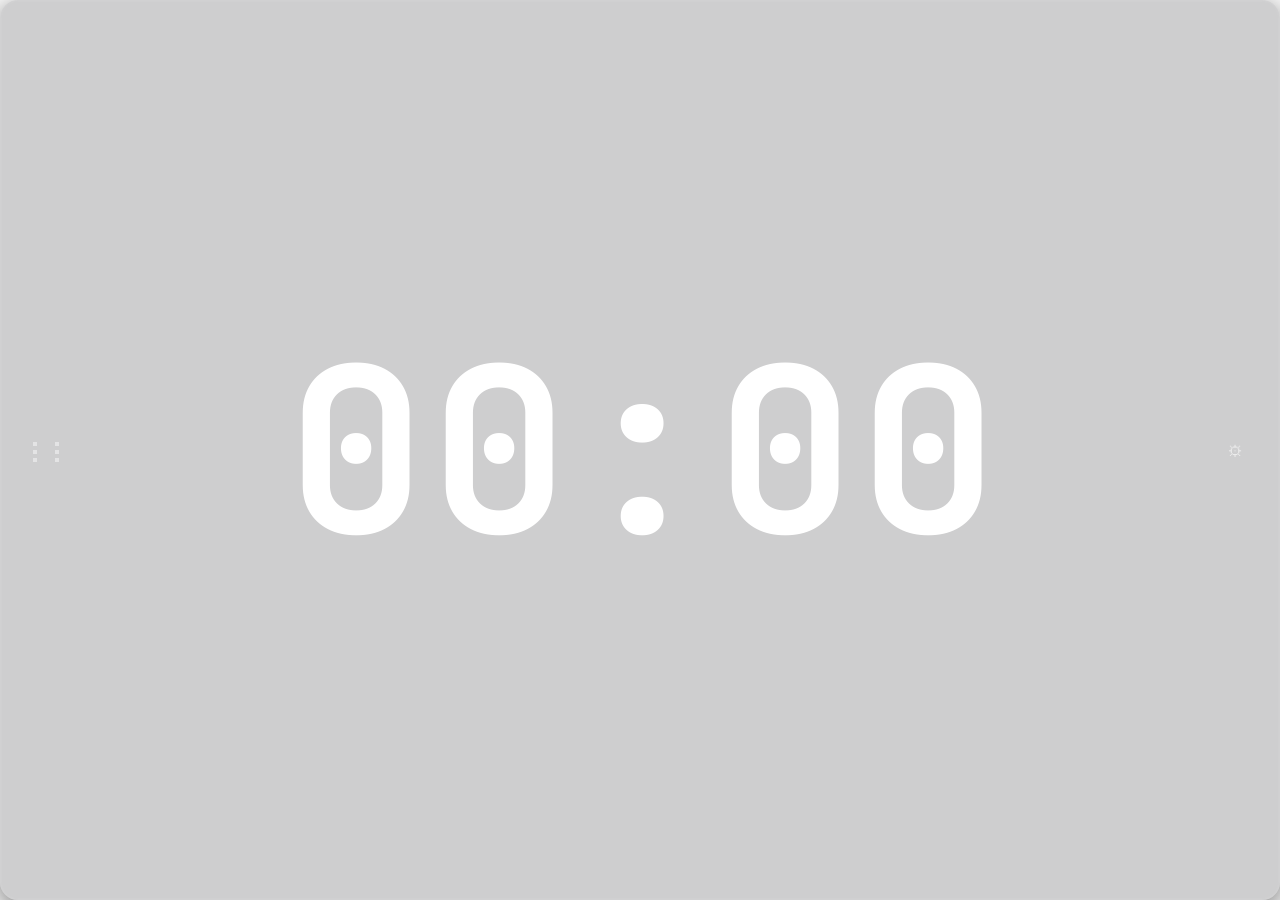
<file: ui/index.html>
<!DOCTYPE html>
<html lang="zh-CN">

<head>
  <meta charset="UTF-8">
  <meta name="viewport" content="width=device-width, initial-scale=1.0">
  <title>会议计时器 — Meeting Timer</title>
  <link rel="preconnect" href="https://fonts.googleapis.com">
  <link rel="preconnect" href="https://fonts.gstatic.com" crossorigin>
  <link
    href="https://fonts.googleapis.com/css2?family=Inter:wght@300;400;600;700;800&family=Noto+Sans+SC:wght@300;400;500;700&family=JetBrains+Mono:wght@400;600;700&family=Great+Vibes&display=swap"
    rel="stylesheet">
  <link rel="stylesheet" href="css/styles.css">
</head>

<body>
  <!-- ═══════ FLOATING TIMER ═══════ -->
  <div id="floating-timer" class="idle">
    <div id="drag-bar">
      <span id="drag-hint">⋮⋮</span>
      <div id="bar-center">
        <span id="speaker-name"></span>
        <span id="clock">00:00</span>
        <span id="money-counter" class="hidden">
          <span id="money-icon">💰</span>
          <span id="money-value">￥0.00</span>
        </span>
      </div>
      <div id="bar-actions">
        <button id="gear-btn" title="Settings / 设置">⚙</button>
      </div>
    </div>

    <!-- ═══════ CONTROL PANEL (dropdown) ═══════ -->
    <div id="control-panel" class="hidden">
      <div class="cp-section">
        <label>发言人 / Speaker</label>
        <input type="text" id="input-speaker" placeholder="Name / 姓名" spellcheck="false">
      </div>
      <div class="cp-row">
        <div class="cp-section cp-half">
          <label>时间 / Time</label>
          <div class="cp-time-inputs">
            <input type="number" id="input-minutes" min="0" max="120" step="any" value="5" placeholder="min">
            <span class="cp-colon">:</span>
            <input type="number" id="input-seconds" min="0" max="59" step="any" value="0" placeholder="sec">
          </div>
        </div>
        <div class="cp-section cp-half">
          <label>罚款 / Rate</label>
          <div class="cp-time-inputs">
            <span class="cp-dollar">￥</span>
            <input type="number" id="input-rate" min="1" max="100" value="5" placeholder="amt">
            <span class="cp-slash">/</span>
            <input type="number" id="input-interval" min="1" max="60" value="5" placeholder="sec">
            <span class="cp-unit">s</span>
          </div>
        </div>
      </div>
      <div class="cp-buttons">
        <button id="btn-start" class="cp-btn cp-btn-start">▶ START</button>
        <button id="btn-stop" class="cp-btn cp-btn-stop" disabled>■ STOP</button>
        <button id="btn-next" class="cp-btn cp-btn-next" disabled>⏭ NEXT</button>
      </div>

      <!-- History -->
      <div id="history-section" class="hidden">
        <div class="cp-divider"></div>
        <div class="cp-section-header">
          <label>记录 / History</label>
          <button id="btn-export" class="cp-btn-sm" title="Export CSV">📥</button>
        </div>
        <div id="history-list"></div>
      </div>
    </div>
  </div>

  <!-- ═══════ FULLSCREEN OVERLAY ═══════ -->
  <div id="fullscreen-overlay" class="hidden">
    <div id="fs-backdrop"></div>

    <!-- Red Envelope -->
    <div id="envelope-container">
      <div id="envelope">
        <div id="envelope-flap"></div>
        <div id="envelope-body">
          <div id="envelope-symbol">福</div>
        </div>
        <div id="envelope-front">
          <div id="envelope-gold-circle">
            <span id="envelope-cost">￥0.00</span>
          </div>
        </div>
      </div>
    </div>

    <!-- Quote (shown during animations) -->
    <div id="animation-quote" class="hidden"></div>

    <!-- Flying Bills -->
    <div id="bills-container"></div>

    <!-- Thank You Message -->
    <div id="thankyou-msg" class="hidden">
      <div id="ty-text">议题超时，请赞助</div>
      <!-- <div id="ty-sub">Thank you for your contribution</div> -->
      <div id="ty-cost"></div>
    </div>

    <!-- Confetti Canvas -->
    <canvas id="confetti-canvas"></canvas>
  </div>

  <script src="js/display.js"></script>
  <script src="js/control.js"></script>
</body>

</html>
</file>
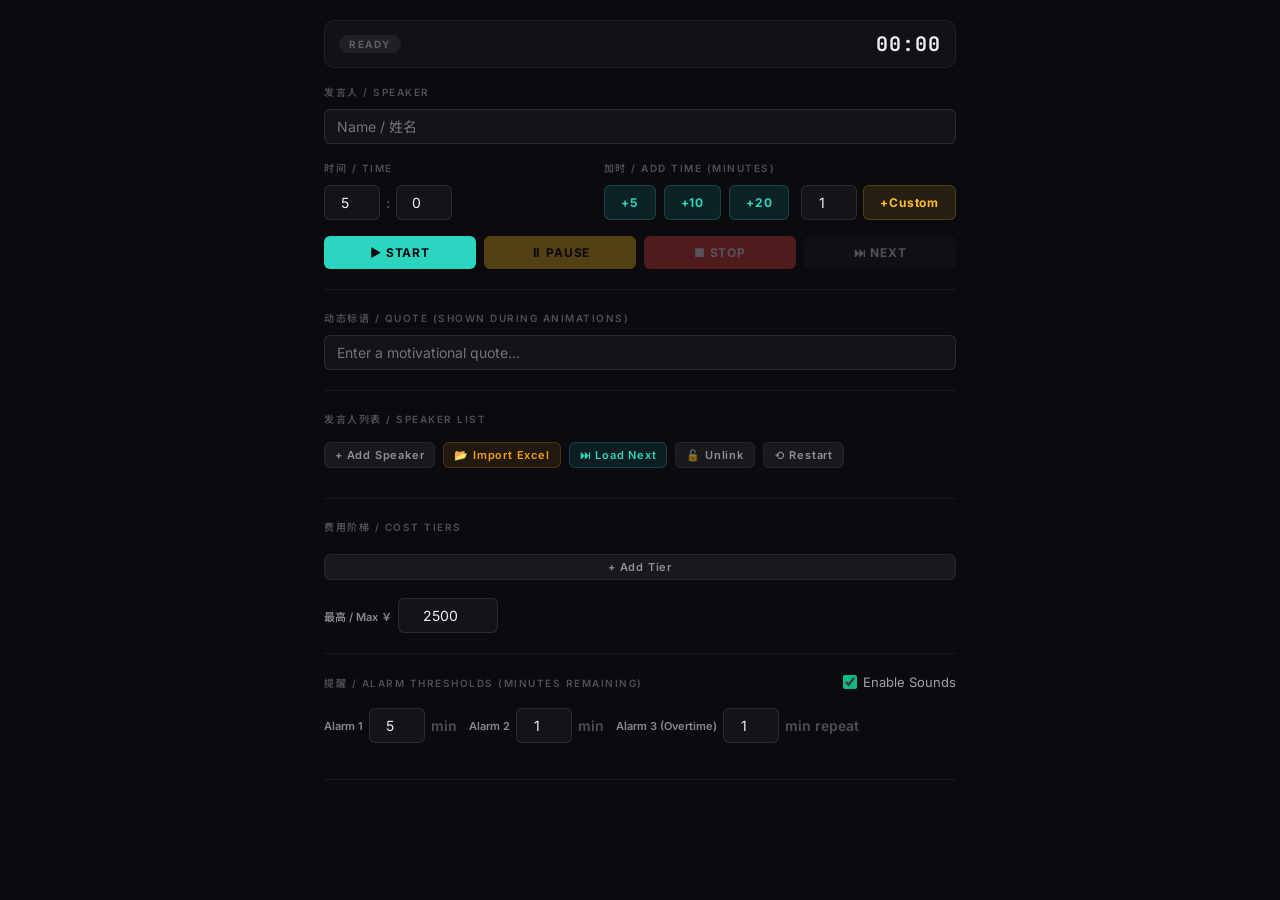
<file: ui/control.html>
<!DOCTYPE html>
<html lang="zh-CN">

<head>
    <meta charset="UTF-8">
    <meta name="viewport" content="width=device-width, initial-scale=1.0">
    <title>控制面板 — Control Panel</title>
    <link rel="preconnect" href="https://fonts.googleapis.com">
    <link rel="preconnect" href="https://fonts.gstatic.com" crossorigin>
    <link
        href="https://fonts.googleapis.com/css2?family=Inter:wght@300;400;600;700;800&family=Noto+Sans+SC:wght@300;400;500;700&family=JetBrains+Mono:wght@400;600;700&display=swap"
        rel="stylesheet">
    <link rel="stylesheet" href="css/control.css">
</head>

<body>
    <div id="control-app">
        <!-- ═══════ LIVE STATUS BAR ═══════ -->
        <div id="status-bar">
            <div id="status-phase" class="status-chip idle">READY</div>
            <span id="status-speaker"></span>
            <span id="status-clock" class="mono">00:00</span>
            <span id="status-cost" class="mono hidden">￥0.00</span>
        </div>

        <!-- ═══════ SPEAKER CONFIG ═══════ -->
        <div class="section">
            <label class="section-label">发言人 / Speaker</label>
            <input type="text" id="input-speaker" placeholder="Name / 姓名" spellcheck="false" autocomplete="off">
        </div>

        <!-- ═══════ TIME CONFIG & ADD TIME ═══════ -->
        <div class="section-row time-config-row">
            <div class="section">
                <label class="section-label">时间 / Time</label>
                <div class="inline-inputs">
                    <input type="number" id="input-minutes" min="0" max="120" step="any" value="5" class="narrow">
                    <span class="sep">:</span>
                    <input type="number" id="input-seconds" min="0" max="59" step="any" value="0" class="narrow">
                </div>
            </div>

            <div class="section" id="add-time-section">
                <label class="section-label">加时 / Add Time (minutes)</label>
                <div class="btn-row add-time-row">
                    <button class="btn btn-add" data-mins="5">+5</button>
                    <button class="btn btn-add" data-mins="10">+10</button>
                    <button class="btn btn-add" data-mins="20">+20</button>
                    <div class="custom-add">
                        <input type="number" id="input-custom-time" min="0.1" max="120" step="any" value="1"
                            class="narrow">
                        <button class="btn btn-add-custom" id="btn-add-custom">+Custom</button>
                    </div>
                </div>
            </div>
        </div>


        <!-- ═══════ MAIN ACTIONS ═══════ -->
        <div class="btn-row main-actions">
            <button id="btn-start" class="btn btn-start">▶ START</button>
            <button id="btn-pause" class="btn btn-pause" disabled>⏸ PAUSE</button>
            <button id="btn-stop" class="btn btn-stop" disabled>■ STOP</button>
            <button id="btn-next" class="btn btn-next" disabled>⏭ NEXT</button>
        </div>

        <hr class="divider">

        <!-- ═══════ QUOTE CONFIG ═══════ -->
        <div class="section">
            <label class="section-label">动态标语 / Quote (shown during animations)</label>
            <input type="text" id="input-quote" placeholder="Enter a motivational quote..." spellcheck="false"
                autocomplete="off">
        </div>

        <hr class="divider">

        <!-- ═══════ SPEAKER LIST ═══════ -->
        <div class="section">
            <label class="section-label">发言人列表 / Speaker List</label>
            <div class="btn-row" style="margin-top: 6px;">
                <button class="btn btn-sm" id="btn-add-speaker">+ Add Speaker</button>
                <button class="btn btn-sm btn-import-excel" id="btn-import-excel">📂 Import Excel</button>
                <button class="btn btn-sm btn-load-next" id="btn-load-next">⏭ Load Next</button>
                <button class="btn btn-sm" id="btn-unlink" title="Edit manually without changing list">🔓
                    Unlink</button>
                <button class="btn btn-sm" id="btn-restart-list" title="Start over from first speaker">⟲
                    Restart</button>
            </div>
            <div id="speakers-container">
                <!-- Speaker rows dynamically rendered -->
            </div>
        </div>

        <!-- ═══════ ADD TIME ═══════ -->


        <hr class="divider">

        <!-- ═══════ TIERED COST CONFIG ═══════ -->
        <div class="section">
            <label class="section-label">费用阶梯 / Cost Tiers</label>
            <div id="tiers-container">
                <!-- Tiers dynamically rendered -->
            </div>
            <button class="btn btn-sm" id="btn-add-tier">+ Add Tier</button>
            <div class="inline-inputs mt-8">
                <label class="mini-label">最高 / Max ￥</label>
                <input type="number" id="input-max-cost" min="0" max="99999" value="2500" class="medium">
            </div>
        </div>

        <hr class="divider">

        <!-- ═══════ ALARM CONFIG ═══════ -->
        <div class="section">
            <div class="section-header-row">
                <label class="section-label">提醒 / Alarm Thresholds (minutes remaining)</label>
                <label class="toggle-label">
                    <input type="checkbox" id="alarm-enabled" checked>
                    <span>Enable Sounds</span>
                </label>
            </div>
            <div class="section-row gap-12">
                <div class="inline-inputs">
                    <label class="mini-label">Alarm 1</label>
                    <input type="number" id="input-alarm-1" min="0" max="60" step="any" value="5" class="narrow">
                    <span class="unit">min</span>
                </div>
                <div class="inline-inputs">
                    <label class="mini-label">Alarm 2</label>
                    <input type="number" id="input-alarm-2" min="0" max="60" step="any" value="1" class="narrow">
                    <span class="unit">min</span>
                </div>
                <div class="inline-inputs">
                    <label class="mini-label">Alarm 3 (Overtime)</label>
                    <input type="number" id="input-alarm-3" min="0.1" max="60" step="any" value="1" class="narrow">
                    <span class="unit">min repeat</span>
                </div>
            </div>
        </div>

        <div class="btn-row">
            <button class="btn btn-save" id="btn-save-config">💾 Save Config</button>
        </div>

        <hr class="divider">

        <!-- ═══════ HISTORY ═══════ -->
        <div id="history-section" class="section hidden">
            <div class="section-header">
                <label class="section-label">记录 / History</label>
                <button id="btn-export" class="btn btn-sm" title="Export CSV">📥 Export</button>
            </div>
            <div id="history-list"></div>
        </div>
    </div>

    <script src="js/control_panel.js"></script>
</body>

</html>
</file>
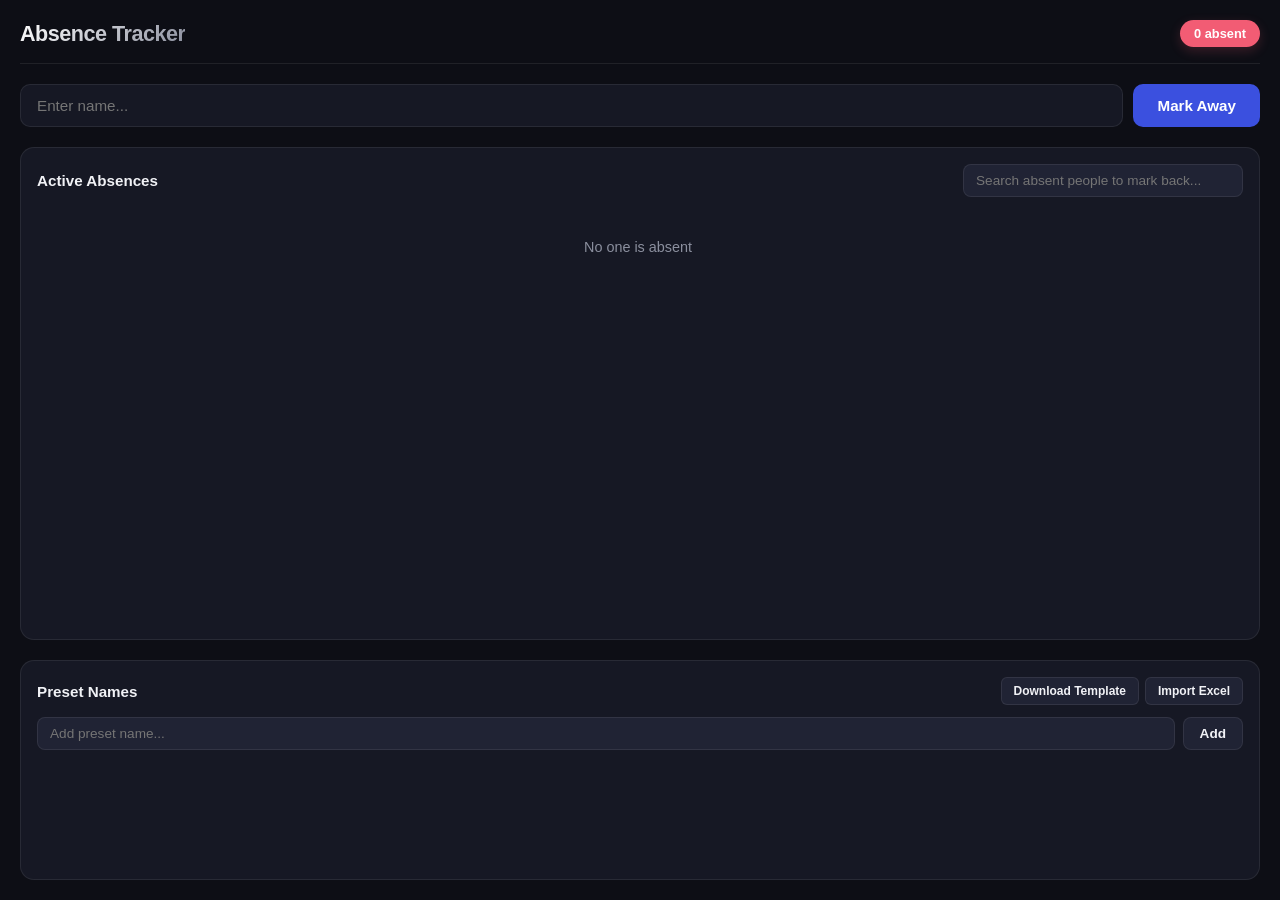
<file: 2/ui/control.html>
<!DOCTYPE html>
<html lang="en">
<head>
    <meta charset="UTF-8">
    <meta name="viewport" content="width=device-width, initial-scale=1.0">
    <title>Absence Tracker — Control</title>
    <link rel="stylesheet" href="css/control.css">
</head>
<body>
    <div class="header">
        <h1>Absence Tracker</h1>
        <span id="meeting-date"></span>
        <span id="absent-badge" class="badge">0 absent</span>
    </div>

    <div class="add-section">
        <input type="text" id="name-input" placeholder="Enter name..." autocomplete="off">
        <ul id="autocomplete-list" class="autocomplete"></ul>
        <button id="mark-away-btn">Mark Away</button>
    </div>

    <div class="absences-section">
        <div class="absences-header">
            <h3>Active Absences</h3>
            <input type="text" id="absent-search" placeholder="Search absent people to mark back..." autocomplete="off">
        </div>
        <div class="absences-list" id="absences-list">
            <p class="empty-msg">No one is absent</p>
        </div>
    </div>

    <div class="presets-section">
        <div class="preset-header">
            <h3>Preset Names</h3>
            <div class="preset-actions">
                <button id="download-template-btn" title="Download Excel template">Download Template</button>
                <button id="import-excel-btn" title="Import from Excel file">Import Excel</button>
            </div>
        </div>
        <div class="preset-add">
            <input type="text" id="preset-input" placeholder="Add preset name...">
            <button id="add-preset-btn">Add</button>
        </div>
        <ul id="preset-list" class="preset-list"></ul>
    </div>

    <script src="js/control.js"></script>
</body>
</html>
</file>
<file: ui/css/styles.css>
/* ═══════════════════════════════════════════
   Meeting Timer — Styles & Animations
   Compact floating layout with hover-reveal
   ═══════════════════════════════════════════ */

:root {
  /* Palette */
  --bg-dark: #0a0a0f;
  --bg-card: rgba(10, 10, 18, 0.4);
  /* Changed to semi-transparent for transparency support */
  --bg-card-idle: rgba(10, 10, 18, 0.2);
  /* Changed to even more transparent for idle state */
  --bg-card-dim: rgba(10, 10, 18, 0.4);
  --border-subtle: rgba(255, 255, 255, 0.06);
  --text-primary: #ffffff;
  --text-secondary: rgba(255, 255, 255, 0.7);
  --text-muted: rgba(255, 255, 255, 0.45);

  /* Phase Colors */
  --teal: #2dd4bf;
  --teal-glow: rgba(45, 212, 191, 0.25);
  --amber: #fbbf24;
  --amber-glow: rgba(251, 191, 36, 0.3);
  --red: #ef4444;
  --red-glow: rgba(239, 68, 68, 0.35);
  --gold: #f59e0b;

  /* Envelope */
  --envelope-red: #c0392b;
  --envelope-red-dark: #922b21;
  --envelope-gold: #f1c40f;

  /* Sizing */
  --radius: 2vh;
  --radius-sm: 1vh;
}

* {
  margin: 0;
  padding: 0;
  box-sizing: border-box;
}

html,
body {
  width: 100%;
  height: 100%;
  font-family: 'Inter', 'Noto Sans SC', sans-serif;
  background: transparent;
  /* Essential for window transparency */
  color: var(--text-primary);
  overflow: hidden;
  user-select: none;
  -webkit-user-select: none;
}



/* ═══════ FLOATING TIMER ═══════ */

#floating-timer {
  width: 100%;
  height: 100%;
  background: var(--bg-card);
  border: 1px solid var(--border-subtle);
  border-radius: var(--radius);
  box-shadow:
    0 8px 32px rgba(0, 0, 0, 0.6),
    0 0 0 1px rgba(255, 255, 255, 0.03) inset;
  display: flex;
  flex-direction: column;
  overflow: hidden;
  transition: opacity 0.3s ease, box-shadow 0.4s ease, background 0.3s ease;
}

/* Semi-transparent idle — glass background, content stays readable */
#floating-timer.idle {
  background: var(--bg-card-idle);
}

/* Active phases — always full opacity */
#floating-timer.phase-countdown,
#floating-timer.phase-warning,
#floating-timer.phase-overtime,
#floating-timer.phase-collecting,
#floating-timer.phase-thankyou {
  opacity: 1;
}

#floating-timer.phase-countdown {
  box-shadow:
    0 8px 32px rgba(0, 0, 0, 0.6),
    0 0 20px var(--teal-glow),
    0 0 0 1px rgba(45, 212, 191, 0.1) inset;
}

#floating-timer.phase-warning {
  box-shadow:
    0 8px 32px rgba(0, 0, 0, 0.6),
    0 0 28px var(--amber-glow),
    0 0 0 1px rgba(251, 191, 36, 0.15) inset;
  animation: warningPulse 1.2s ease-in-out infinite;
}

#floating-timer.phase-overtime {
  box-shadow:
    0 8px 32px rgba(0, 0, 0, 0.6),
    0 0 40px var(--red-glow),
    0 0 0 1px rgba(239, 68, 68, 0.2) inset;
  animation: overtimeGlow 0.8s ease-in-out infinite alternate;
}

/* ═══════ DRAG BAR (title row) ═══════ */

#drag-bar {
  display: flex;
  align-items: center;
  padding: 1vh 2vw;
  cursor: grab;
  -webkit-app-region: drag;
  flex: 1;
  gap: 1.5vw;
}

#drag-bar:active {
  cursor: grabbing;
}

#drag-hint {
  font-size: min(2.5vw, 4vh);
  color: var(--text-muted);
  letter-spacing: 0.5vw;
  flex-shrink: 0;
}

/* Center group: speaker + clock + money */
#bar-center {
  flex: 1;
  display: flex;
  align-items: center;
  justify-content: center;
  gap: 1.5vw;
  min-width: 0;
  overflow: hidden;
}

#clock {
  font-family: 'JetBrains Mono', monospace;
  font-size: min(18vw, 60vh);
  font-weight: 700;
  letter-spacing: 0.4vw;
  line-height: 1;
  color: var(--text-primary);
  transition: color 0.4s ease;
  white-space: nowrap;
}

.phase-countdown #clock {
  color: #b09ef2;}

.phase-warning #clock {
  color: var(--amber);
}

.phase-overtime #clock {
  color: var(--red);
}

#speaker-name {
  display: none;
}

/* Speaker name is now globally hidden */

/* Money counter — inline beside clock during overtime */
#money-counter {
  display: inline-flex;
  align-items: center;
  gap: 0.8vw;
  font-family: 'JetBrains Mono', monospace;
  font-size: min(8vw, 30vh);
  font-weight: 700;
  color: var(--red);
  white-space: nowrap;
  margin-left: 1vw;
}

#money-counter.hidden {
  display: none;
}

#money-icon {
  font-size: 0.8em;
}

#money-value {
  animation: moneyTick 0.3s ease;
}

/* ═══════ BAR ACTIONS ═══════ */

#bar-actions {
  display: flex;
  align-items: center;
  gap: 4px;
  -webkit-app-region: no-drag;
  flex-shrink: 0;
}

#gear-btn {
  background: none;
  border: none;
  color: var(--text-secondary);
  font-size: min(2.5vw, 15px);
  cursor: pointer;
  padding: 0.5vh 0.8vw;
  border-radius: var(--radius-sm);
  transition: all 0.2s;
}

#gear-btn:hover {
  color: var(--text-primary);
  background: rgba(255, 255, 255, 0.06);
}

#gear-btn.active {
  color: var(--teal);
}



/* ═══════ CONTROL PANEL ═══════ */

#control-panel {
  border-top: 1px solid var(--border-subtle);
  padding: 12px 16px 14px;
  background: rgba(10, 10, 15, 0.5);
  animation: slideDown 0.25s ease-out;
  overflow-y: auto;
  flex: 1;
  display: flex;
  flex-direction: column;
}

#control-panel.hidden {
  display: none;
}

.cp-section {
  margin-bottom: 8px;
}

.cp-section label {
  display: block;
  font-size: 10px;
  font-weight: 600;
  text-transform: uppercase;
  letter-spacing: 1.5px;
  color: var(--text-muted);
  margin-bottom: 4px;
  font-family: 'Inter', sans-serif;
}

.cp-section input[type="text"],
.cp-section input[type="number"] {
  width: 100%;
  background: rgba(255, 255, 255, 0.04);
  border: 1px solid var(--border-subtle);
  border-radius: var(--radius-sm);
  padding: 7px 10px;
  color: var(--text-primary);
  font-family: 'Inter', 'Noto Sans SC', sans-serif;
  font-size: 13px;
  outline: none;
  transition: border-color 0.2s;
}

.cp-section input:focus {
  border-color: rgba(45, 212, 191, 0.4);
}

.cp-row {
  display: flex;
  gap: 10px;
}

.cp-half {
  flex: 1;
  min-width: 0;
}

.cp-time-inputs {
  display: flex;
  align-items: center;
  gap: 3px;
}

.cp-time-inputs input {
  width: 42px !important;
  text-align: center;
  padding: 7px 2px !important;
}

.cp-colon,
.cp-slash,
.cp-unit,
.cp-dollar {
  color: var(--text-muted);
  font-size: 13px;
  font-weight: 600;
}

/* Buttons */
.cp-buttons {
  display: flex;
  gap: 6px;
  margin-top: auto;
  padding-top: 12px;
  position: sticky;
  bottom: 0;
  background: rgba(13, 13, 20, 0.95);
  padding-bottom: 4px;
  z-index: 10;
  border-top: 1px solid var(--border-subtle);
}

.cp-btn {
  flex: 1;
  padding: 8px 0;
  border: none;
  border-radius: var(--radius-sm);
  font-family: 'Inter', sans-serif;
  font-size: 11px;
  font-weight: 700;
  letter-spacing: 1px;
  cursor: pointer;
  transition: all 0.2s;
}

.cp-btn:disabled {
  opacity: 0.3;
  cursor: not-allowed;
}

.cp-btn-start {
  background: var(--teal);
  color: #0a0a0f;
}

.cp-btn-start:hover:not(:disabled) {
  background: #5eead4;
  transform: translateY(-1px);
}

.cp-btn-stop {
  background: var(--red);
  color: white;
}

.cp-btn-stop:hover:not(:disabled) {
  background: #f87171;
  transform: translateY(-1px);
}

.cp-btn-next {
  background: rgba(255, 255, 255, 0.08);
  color: var(--text-primary);
}

.cp-btn-next:hover:not(:disabled) {
  background: rgba(255, 255, 255, 0.14);
  transform: translateY(-1px);
}

/* History */
.cp-divider {
  height: 1px;
  background: var(--border-subtle);
  margin: 8px 0;
}

.cp-section-header {
  display: flex;
  justify-content: space-between;
  align-items: center;
  margin-bottom: 4px;
}

.cp-section-header label {
  margin: 0;
  font-size: 10px;
  font-weight: 600;
  text-transform: uppercase;
  letter-spacing: 1.5px;
  color: var(--text-muted);
}

.cp-btn-sm {
  background: none;
  border: 1px solid var(--border-subtle);
  color: var(--text-secondary);
  padding: 2px 6px;
  border-radius: 6px;
  font-size: 12px;
  cursor: pointer;
  transition: all 0.2s;
}

.cp-btn-sm:hover {
  border-color: rgba(255, 255, 255, 0.15);
  color: var(--text-primary);
}

#history-list {
  max-height: 100px;
  overflow-y: auto;
  font-size: 11px;
}

.history-item {
  display: flex;
  justify-content: space-between;
  padding: 3px 0;
  border-bottom: 1px solid rgba(255, 255, 255, 0.03);
  color: var(--text-secondary);
}

.history-item .hi-name {
  font-weight: 600;
  color: var(--text-primary);
  flex: 1;
  overflow: hidden;
  text-overflow: ellipsis;
  white-space: nowrap;
}

.history-item .hi-time {
  margin: 0 6px;
}

.history-item .hi-cost {
  color: var(--red);
  font-weight: 600;
  font-family: 'JetBrains Mono', monospace;
}

/* ═══════ FULLSCREEN OVERLAY ═══════ */

#fullscreen-overlay {
  position: fixed;
  inset: 0;
  z-index: 9999;
  display: flex;
  align-items: center;
  justify-content: center;
}

#fullscreen-overlay.hidden {
  display: none;
}

#fs-backdrop {
  position: absolute;
  inset: 0;
  background: url('../image/1.jpg') center center / 100% 100% no-repeat;
  animation: fadeIn 0.5s ease;
}

#fs-backdrop::after {
  content: '';
  position: absolute;
  inset: 0;
  background: linear-gradient(to bottom,
      rgba(0, 0, 0, 0) 0%,
      rgba(0, 0, 0, 0.05) 40%,
      rgba(0, 0, 0, 0.45) 70%,
      rgba(0, 0, 0, 0.8) 100%);
}

/* Envelope */
#envelope-container {
  position: relative;
  z-index: 2;
  perspective: 800px;
  margin-top: -5vh;
}

#envelope {
  width: min(320px, 60vw);
  height: min(420px, 70vh);
  position: relative;
  animation: envelopeSlideUp 0.8s cubic-bezier(0.34, 1.56, 0.64, 1) forwards;
  transform: translateY(100vh);
}

#envelope-body {
  position: absolute;
  inset: 0;
  background: linear-gradient(175deg, var(--envelope-red) 0%, var(--envelope-red-dark) 100%);
  border-radius: 12px;
  box-shadow:
    0 20px 60px rgba(192, 57, 43, 0.4),
    0 0 80px rgba(192, 57, 43, 0.15);
  display: flex;
  align-items: center;
  justify-content: center;
}

#envelope-symbol {
  font-family: 'Noto Sans SC', serif;
  font-size: min(120px, 20vw);
  font-weight: 700;
  color: rgba(241, 196, 15, 0.12);
  transform: rotate(-8deg);
}

#envelope-flap {
  position: absolute;
  top: -2px;
  left: 0;
  right: 0;
  height: 38%;
  background: linear-gradient(180deg, var(--envelope-red-dark) 0%, var(--envelope-red) 100%);
  clip-path: polygon(0 0, 50% 100%, 100% 0);
  border-radius: 12px 12px 0 0;
  z-index: 3;
  transform-origin: top center;
  transition: transform 0.6s ease;
}

#envelope-flap.opened {
  transform: rotateX(180deg);
}

#envelope-front {
  position: absolute;
  bottom: 0;
  left: 0;
  right: 0;
  height: 67%;
  background: linear-gradient(0deg, var(--envelope-red) 0%, var(--envelope-red-dark) 100%);
  border-radius: 0 0 12px 12px;
  z-index: 4;
  display: flex;
  align-items: center;
  justify-content: center;
}

#envelope-gold-circle {
  width: min(140px, 30vw);
  height: min(140px, 30vw);
  border-radius: 50%;
  background: radial-gradient(circle at 35% 35%, #f7dc6f, var(--envelope-gold), #d4ac0d);
  display: flex;
  align-items: center;
  justify-content: center;
  box-shadow:
    0 4px 20px rgba(241, 196, 15, 0.35),
    inset 0 2px 8px rgba(255, 255, 255, 0.25);
}

#envelope-cost {
  font-family: 'JetBrains Mono', monospace;
  font-size: min(26px, 5vw);
  font-weight: 700;
  color: var(--envelope-red-dark);
}

/* Flying Bills */
#bills-container {
  position: fixed;
  inset: 0;
  z-index: 1;
  pointer-events: none;
  overflow: hidden;
}

.bill {
  position: absolute;
  font-size: 36px;
  animation: billFly 1.5s ease-in forwards;
  opacity: 0;
}

/* Thank You */
#thankyou-msg {
  position: absolute;
  z-index: 10;
  text-align: center;
  animation: fadeScale 0.6s cubic-bezier(0.34, 1.56, 0.64, 1) forwards;
  padding: 3vh 4vw;
  background: none;
  border: none;
  top: 15%;
}

#thankyou-msg.hidden {
  display: none;
}

#ty-text {
  font-family: 'Noto Sans SC', serif;
  font-size: clamp(28px, 6vw, 48px);
  font-weight: 700;
  color: var(--envelope-gold);
  text-shadow:
    0 0 10px rgba(241, 196, 15, 0.5),
    0 0 30px rgba(241, 196, 15, 0.25),
    0 2px 4px rgba(0, 0, 0, 0.9),
    0 4px 30px rgba(0, 0, 0, 0.7);
  margin-bottom: 8px;
}

#ty-sub {
  font-family: 'Inter', sans-serif;
  font-size: clamp(12px, 3vw, 18px);
  font-weight: 300;
  color: rgb(255, 255, 255);
  letter-spacing: 3px;
  text-transform: uppercase;
  text-shadow:
    0 1px 3px rgba(0, 0, 0, 0.9),
    0 0 20px rgba(0, 0, 0, 0.6);
  margin-bottom: 20px;
}

#ty-cost {
  font-family: 'JetBrains Mono', monospace;
  font-size: clamp(22px, 8vw, 70px);
  font-weight: 700;
  color: #ff7979;
  text-shadow:
    0 2px 4px rgba(0, 0, 0, 0.9),
    0 0 20px rgba(0, 0, 0, 0.6);
}

/* On-time variant */
#thankyou-msg.on-time #ty-text {
  color: var(--teal);
  text-shadow: 0 4px 30px rgba(45, 212, 191, 0.3);
}

#thankyou-msg.on-time #ty-sub {
  color: rgb(255, 255, 255);
}

/* Confetti Canvas */
#confetti-canvas {
  position: fixed;
  inset: 0;
  z-index: 11;
  pointer-events: none;
}

/* ═══════ ANIMATION QUOTE ═══════ */

#animation-quote {
  position: absolute;
  z-index: 12;
  top: 40%;
  /* Higher up for authority */
  left: 50%;
  transform: translateX(-50%);
  right: auto;
  width: max-content;
  max-width: 90%;
  text-align: center;

  /* Text Style: The Presidential */
  font-family: 'Playfair Display', serif;
  /* Or Trajan if available, but Playfair is safe */
  font-size: clamp(24px, 5vw, 68px);
  font-weight: 700;
  font-style: normal;
  /* Less italic, more upright/stable */
  color: var(--envelope-gold);
  /* Pure White */

  /* The "Seal" Shadow: Deep Navy Blue + Gold Glow */
  text-shadow:
    0 2px 0 #0f172a,
    /* Physical depth */
    0 4px 8px rgba(15, 23, 42, 0.9),
    /* Hard navy shadow */
    0 0 25px rgba(241, 196, 15, 0.4);
  /* Subtle Gold backlight */

  letter-spacing: 0.05vw;
  /* Wide stance */
  line-height: 1.3;
  text-transform: uppercase;
  /* Authority */

  overflow-wrap: break-word;
  padding: 2vh 4vw;

  /* Optional: Very subtle dark gradient behind just to ensure pop */
  background: radial-gradient(closest-side, rgba(15, 23, 42, 0.6) 0%, transparent 100%);
  border: none;
}



#animation-quote.hidden {
  display: none;
}

@keyframes quoteReveal {
  from {
    opacity: 0;
    transform: translateX(-50%) translateY(10px);
  }

  to {
    opacity: 1;
    transform: translateX(-50%) translateY(0);
  }
}

/* ═══════ ANIMATIONS ═══════ */

@keyframes warningPulse {

  0%,
  100% {
    transform: scale(1);
  }

  50% {
    transform: scale(1.008);
  }
}

@keyframes overtimeGlow {
  0% {
    box-shadow: 0 8px 32px rgba(0, 0, 0, 0.6), 0 0 25px var(--red-glow);
  }

  100% {
    box-shadow: 0 8px 32px rgba(0, 0, 0, 0.6), 0 0 50px var(--red-glow);
  }
}

@keyframes moneyTick {
  0% {
    transform: scale(1.12);
  }

  100% {
    transform: scale(1);
  }
}

@keyframes slideDown {
  from {
    opacity: 0;
    transform: translateY(-8px);
  }

  to {
    opacity: 1;
    transform: translateY(0);
  }
}

@keyframes fadeIn {
  from {
    opacity: 0;
  }

  to {
    opacity: 1;
  }
}

@keyframes envelopeSlideUp {
  to {
    transform: translateY(0);
  }
}

@keyframes billFly {
  0% {
    opacity: 1;
    transform: translate(0, 0) rotate(0deg) scale(1);
  }

  100% {
    opacity: 0;
    transform: translate(var(--tx), var(--ty)) rotate(var(--rot)) scale(0.4);
  }
}

@keyframes fadeScale {
  from {
    opacity: 0;
    transform: scale(0.7);
  }

  to {
    opacity: 1;
    transform: scale(1);
  }
}

/* Scrollbar */
::-webkit-scrollbar {
  width: 4px;
}

::-webkit-scrollbar-track {
  background: transparent;
}

::-webkit-scrollbar-thumb {
  background: rgba(255, 255, 255, 0.08);
  border-radius: 2px;
}
</file>
<file: ui/css/control.css>
/* ═══════════════════════════════════════════
   Control Panel — Styles
   Standalone window for meeting timer controls
   ═══════════════════════════════════════════ */

:root {
    --bg-dark: #0a0a0f;
    --bg-card: #111118;
    --bg-input: rgba(255, 255, 255, 0.04);
    --border-subtle: rgba(255, 255, 255, 0.06);
    --border-input: rgba(255, 255, 255, 0.1);
    --text-primary: #f0f0f5;
    --text-secondary: rgba(240, 240, 245, 0.55);
    --text-muted: rgba(240, 240, 245, 0.3);
    --teal: #2dd4bf;
    --teal-hover: #5eead4;
    --amber: #fbbf24;
    --red: #ef4444;
    --red-hover: #f87171;
    --gold: #f59e0b;
    --radius: 10px;
    --radius-sm: 6px;
}

* {
    margin: 0;
    padding: 0;
    box-sizing: border-box;
}

html,
body {
    width: 100%;
    height: 100%;
    font-family: 'Inter', 'Noto Sans SC', sans-serif;
    background: var(--bg-dark);
    color: var(--text-primary);
    overflow-y: auto;
    overflow-x: hidden;
}

#control-app {
    max-width: 680px;
    margin: 0 auto;
    padding: 20px 24px 32px;
    display: flex;
    flex-direction: column;
    gap: 16px;
}

/* ═══════ STATUS BAR ═══════ */

#status-bar {
    display: flex;
    align-items: center;
    gap: 10px;
    padding: 10px 14px;
    background: var(--bg-card);
    border: 1px solid var(--border-subtle);
    border-radius: var(--radius);
    flex-wrap: wrap;
}

.status-chip {
    padding: 3px 10px;
    border-radius: 20px;
    font-size: 10px;
    font-weight: 700;
    letter-spacing: 1.5px;
    text-transform: uppercase;
}

.status-chip.idle {
    background: rgba(255, 255, 255, 0.06);
    color: var(--text-muted);
}

.status-chip.countdown {
    background: rgba(45, 212, 191, 0.15);
    color: var(--teal);
}

.status-chip.warning {
    background: rgba(251, 191, 36, 0.15);
    color: var(--amber);
    animation: chipPulse 1s ease infinite;
}

.status-chip.overtime {
    background: rgba(239, 68, 68, 0.15);
    color: var(--red);
    animation: chipPulse 0.6s ease infinite;
}

.status-chip.collecting,
.status-chip.thankyou {
    background: rgba(245, 158, 11, 0.15);
    color: var(--gold);
}

.status-chip.paused {
    background: rgba(251, 191, 36, 0.15);
    color: var(--amber);
    animation: chipPulse 2s ease infinite;
}

#status-speaker {
    font-family: 'Noto Sans SC', 'Inter', sans-serif;
    font-size: 13px;
    font-weight: 500;
    color: var(--text-secondary);
    flex: 1;
    overflow: hidden;
    text-overflow: ellipsis;
    white-space: nowrap;
}

#status-clock {
    font-size: 20px;
    font-weight: 700;
    letter-spacing: 1px;
}

#status-cost {
    font-size: 16px;
    font-weight: 700;
    color: var(--red);
}

.mono {
    font-family: 'JetBrains Mono', monospace;
}

.hidden {
    display: none !important;
}

/* ═══════ SECTIONS ═══════ */

.section {
    display: flex;
    flex-direction: column;
    gap: 10px;
}

.section-label {
    font-size: 10px;
    font-weight: 600;
    text-transform: uppercase;
    letter-spacing: 1.5px;
    color: var(--text-muted);
}

.section-row {
    display: flex;
    gap: 12px;
}

.gap-12 {
    gap: 12px;
}

.flex-1 {
    flex: 1;
}

.mt-8 {
    margin-top: 8px;
}

/* ═══════ INPUTS ═══════ */

.time-config-row {
    justify-content: space-between;
    gap: 20px;
}

input[type="text"],
input[type="number"] {
    background: var(--bg-input);
    border: 1px solid var(--border-input);
    border-radius: var(--radius-sm);
    padding: 8px 12px;
    color: var(--text-primary);
    font-family: 'Inter', 'Noto Sans SC', sans-serif;
    font-size: 14px;
    outline: none;
    transition: border-color 0.2s;
    width: 100%;
}

input:focus {
    border-color: rgba(45, 212, 191, 0.4);
}

input.narrow {
    width: 56px;
    text-align: center;
    padding: 8px 4px;
}

input.medium {
    width: 100px;
    text-align: center;
}

.inline-inputs {
    display: flex;
    align-items: center;
    gap: 6px;
}

.sep,
.unit {
    color: var(--text-muted);
    font-size: 14px;
    font-weight: 600;
}

.mini-label {
    color: var(--text-secondary);
    font-size: 11px;
    font-weight: 600;
    white-space: nowrap;
}

/* ═══════ BUTTONS ═══════ */

.btn-row {
    display: flex;
    gap: 8px;
    flex-wrap: wrap;
}

.btn {
    padding: 9px 16px;
    border: none;
    border-radius: var(--radius-sm);
    font-family: 'Inter', sans-serif;
    font-size: 12px;
    font-weight: 700;
    letter-spacing: 0.8px;
    cursor: pointer;
    transition: all 0.2s;
}

.btn:disabled {
    opacity: 0.3;
    cursor: not-allowed;
}

.btn-start {
    flex: 1;
    background: var(--teal);
    color: #0a0a0f;
}

.btn-start:hover:not(:disabled) {
    background: var(--teal-hover);
    transform: translateY(-1px);
}

.btn-stop {
    flex: 1;
    background: var(--red);
    color: white;
}

.btn-stop:hover:not(:disabled) {
    background: var(--red-hover);
    transform: translateY(-1px);
}

.btn-pause {
    flex: 1;
    background: var(--amber);
    /* Yellow/Amber for caution/pause */
    color: #0a0a0f;
}

.btn-pause:hover:not(:disabled) {
    background: #fcd34d;
    /* lighter amber */
    transform: translateY(-1px);
}

.btn-next {
    flex: 1;
    background: rgba(255, 255, 255, 0.08);
    color: var(--text-primary);
}

.btn-next:hover:not(:disabled) {
    background: rgba(255, 255, 255, 0.14);
    transform: translateY(-1px);
}

/* Add-time buttons */
.btn-add {
    background: rgba(45, 212, 191, 0.12);
    color: var(--teal);
    border: 1px solid rgba(45, 212, 191, 0.2);
    min-width: 52px;
}

.btn-add:hover:not(:disabled) {
    background: rgba(45, 212, 191, 0.2);
    border-color: rgba(45, 212, 191, 0.4);
}

.add-time-row {
    align-items: center;
}

.custom-add {
    display: flex;
    align-items: center;
    gap: 6px;
    margin-left: 4px;
}

.btn-add-custom {
    background: rgba(251, 191, 36, 0.12);
    color: var(--amber);
    border: 1px solid rgba(251, 191, 36, 0.2);
    white-space: nowrap;
}

.btn-add-custom:hover:not(:disabled) {
    background: rgba(251, 191, 36, 0.2);
    border-color: rgba(251, 191, 36, 0.4);
}

/* Save config */
.btn-save {
    flex: 1;
    background: rgba(45, 212, 191, 0.1);
    color: var(--teal);
    border: 1px solid rgba(45, 212, 191, 0.2);
}

.btn-save:hover {
    background: rgba(45, 212, 191, 0.2);
    transform: translateY(-1px);
}

.btn-sm {
    padding: 5px 10px;
    font-size: 11px;
    background: rgba(255, 255, 255, 0.06);
    color: var(--text-secondary);
    border: 1px solid var(--border-subtle);
    border-radius: var(--radius-sm);
    cursor: pointer;
    transition: all 0.2s;
    font-family: 'Inter', sans-serif;
    font-weight: 600;
}

.btn-sm:hover {
    background: rgba(255, 255, 255, 0.1);
    color: var(--text-primary);
}

/* ═══════ TIER ROWS ═══════ */

.tier-row {
    display: flex;
    align-items: center;
    gap: 6px;
    padding: 6px 0;
    flex-wrap: wrap;
}

.tier-label {
    color: var(--text-secondary);
    font-size: 12px;
    font-weight: 500;
    white-space: nowrap;
}

.tier-row input.narrow {
    width: 52px;
}

.btn-remove-tier {
    background: none;
    border: 1px solid rgba(239, 68, 68, 0.2);
    color: var(--red);
    width: 24px;
    height: 24px;
    border-radius: 4px;
    cursor: pointer;
    font-size: 11px;
    display: flex;
    align-items: center;
    justify-content: center;
    transition: all 0.2s;
    margin-left: auto;
}

.btn-remove-tier:hover {
    background: rgba(239, 68, 68, 0.1);
    border-color: rgba(239, 68, 68, 0.4);
}

/* ═══════ DIVIDER ═══════ */

.divider {
    border: none;
    height: 1px;
    background: var(--border-subtle);
    margin: 4px 0;
}

/* ═══════ SPEAKER LIST ═══════ */

.speaker-row {
    display: flex;
    align-items: center;
    gap: 6px;
    padding: 5px 0;
    border-bottom: 1px solid rgba(255, 255, 255, 0.03);
    transition: background 0.2s;
}

.speaker-row.active-speaker,
.speaker-row.unlinked-highlight {
    background: rgba(45, 212, 191, 0.08);
    border-radius: var(--radius-sm);
    padding-left: 6px;
    padding-right: 6px;
}

.speaker-row .speaker-name {
    width: 100px;
    flex-shrink: 0;
}

.speaker-row .speaker-time {
    width: 60px !important;
    flex-shrink: 0;
}

.speaker-row .speaker-words {
    flex: 1;
    min-width: 0;
}

/* ═══════ DRAG-AND-DROP SPEAKER REORDER ═══════ */

.speaker-drag-handle {
    cursor: grab;
    color: var(--text-muted);
    font-size: 14px;
    letter-spacing: 2px;
    padding: 2px 4px;
    border-radius: 3px;
    user-select: none;
    -webkit-user-select: none;
    flex-shrink: 0;
    transition: color 0.2s, background 0.2s;
}

.speaker-drag-handle:hover {
    color: var(--text-secondary);
    background: rgba(255, 255, 255, 0.06);
}

.speaker-drag-handle:active {
    cursor: grabbing;
    color: var(--teal);
}

.speaker-row.dragging {
    opacity: 0.35;
    background: rgba(45, 212, 191, 0.04);
    border-radius: var(--radius-sm);
}

.speaker-row.drag-over-above {
    border-top: 2px solid var(--teal) !important;
    padding-top: 3px;
}

.speaker-row.drag-over-below {
    border-bottom: 2px solid var(--teal) !important;
    padding-bottom: 3px;
}

.speaker-row-placeholder {
    background: rgba(45, 212, 191, 0.06);
    border: 1px dashed rgba(45, 212, 191, 0.2);
    border-radius: var(--radius-sm);
}

.btn-import-excel {
    background: rgba(245, 158, 11, 0.1) !important;
    color: var(--gold) !important;
    border-color: rgba(245, 158, 11, 0.2) !important;
}

.btn-import-excel:hover {
    background: rgba(245, 158, 11, 0.2) !important;
    border-color: rgba(245, 158, 11, 0.4) !important;
}

.btn-load-next {
    background: rgba(45, 212, 191, 0.1) !important;
    color: var(--teal) !important;
    border-color: rgba(45, 212, 191, 0.2) !important;
}

.btn-load-next:hover {
    background: rgba(45, 212, 191, 0.2) !important;
    border-color: rgba(45, 212, 191, 0.4) !important;
}

/* ═══════ HISTORY ═══════ */

.section-header {
    display: flex;
    justify-content: space-between;
    align-items: center;
}

#history-list {
    max-height: 200px;
    overflow-y: auto;
    font-size: 12px;
}

.history-item {
    display: flex;
    justify-content: space-between;
    padding: 5px 0;
    border-bottom: 1px solid rgba(255, 255, 255, 0.03);
    color: var(--text-secondary);
    gap: 8px;
}

.history-item .hi-name {
    font-weight: 600;
    color: var(--text-primary);
    flex: 1;
    overflow: hidden;
    text-overflow: ellipsis;
    white-space: nowrap;
}

.history-item .hi-time {
    font-family: 'JetBrains Mono', monospace;
    font-size: 11px;
    white-space: nowrap;
}

.history-item .hi-cost {
    color: var(--red);
    font-weight: 600;
    font-family: 'JetBrains Mono', monospace;
    white-space: nowrap;
}

/* ═══════ ANIMATIONS ═══════ */

@keyframes chipPulse {

    0%,
    100% {
        opacity: 1;
    }

    50% {
        opacity: 0.6;
    }
}

/* ═══════ SCROLLBAR ═══════ */

::-webkit-scrollbar {
    width: 5px;
}

::-webkit-scrollbar-track {
    background: transparent;
}

::-webkit-scrollbar-thumb {
    background: rgba(255, 255, 255, 0.08);
    border-radius: 3px;
}

::-webkit-scrollbar-thumb:hover {
    background: rgba(255, 255, 255, 0.15);
}

/* ═══════ ALARM & TOGGLES ═══════ */

.section-header-row {
    display: flex;
    justify-content: space-between;
    align-items: center;
    margin-bottom: 8px;
}

.toggle-label {
    display: inline-flex;
    align-items: center;
    gap: 6px;
    font-size: 13px;
    color: #a1a1aa;
    cursor: pointer;
    user-select: none;
}

.toggle-label input[type="checkbox"] {
    accent-color: #10b981;
    width: 14px;
    height: 14px;
    cursor: pointer;
}

.toggle-label:hover {
    color: #fff;
}
</file>
<file: 2/ui/css/control.css>
:root {
    --bg: #0d0e15;
    --surface: #161824;
    --surface-light: #202334;
    --accent: #3b50df;
    --accent-hover: #566cfa;
    --highlight: #f25c74;
    --success: #2ecc71;
    --success-hover: #27ae60;
    --text: #f1f2f6;
    --muted: #8b8f9e;
    --border: rgba(255, 255, 255, 0.08);
}

* { margin: 0; padding: 0; box-sizing: border-box; }
body {
    font-family: -apple-system, BlinkMacSystemFont, "Segoe UI", Roboto, Helvetica, Arial, sans-serif;
    background: var(--bg);
    color: var(--text);
    padding: 20px;
    height: 100vh;
    display: flex;
    flex-direction: column;
    overflow: hidden;
}

/* Header Section */
.header {
    display: flex;
    align-items: center;
    justify-content: space-between;
    padding-bottom: 16px;
    border-bottom: 1px solid var(--border);
    margin-bottom: 20px;
}
.header h1 {
    font-size: 1.35rem;
    font-weight: 700;
    letter-spacing: -0.5px;
    background: linear-gradient(135deg, #fff 0%, var(--muted) 100%);
    -webkit-background-clip: text;
    -webkit-text-fill-color: transparent;
}
#meeting-date {
    font-size: 0.85rem;
    color: var(--muted);
}
.badge {
    background: var(--highlight);
    color: #fff;
    padding: 6px 14px;
    border-radius: 30px;
    font-size: 0.8rem;
    font-weight: 700;
    box-shadow: 0 4px 12px rgba(242, 92, 116, 0.2);
}

/* Add Person Section */
.add-section {
    position: relative;
    display: flex;
    gap: 10px;
    margin-bottom: 20px;
}
#name-input {
    flex: 1;
    padding: 12px 16px;
    font-size: 0.95rem;
    border: 1px solid var(--border);
    border-radius: 10px;
    background: var(--surface);
    color: var(--text);
    outline: none;
    transition: all 0.2s ease;
}
#name-input:focus {
    border-color: var(--accent);
    box-shadow: 0 0 0 3px rgba(59, 80, 223, 0.15);
}
#mark-away-btn {
    padding: 12px 24px;
    font-size: 0.95rem;
    background: var(--accent);
    color: white;
    border: none;
    border-radius: 10px;
    cursor: pointer;
    font-weight: 600;
    transition: all 0.2s ease;
}
#mark-away-btn:hover {
    background: var(--accent-hover);
    transform: translateY(-1px);
}
#mark-away-btn:active {
    transform: translateY(0);
}

/* Autocomplete Suggestion Dropdown */
.autocomplete {
    position: absolute;
    top: 50px;
    left: 0;
    right: 140px;
    background: var(--surface-light);
    border: 1px solid var(--border);
    border-radius: 10px;
    list-style: none;
    z-index: 100;
    display: none;
    max-height: 180px;
    overflow-y: auto;
    box-shadow: 0 8px 24px rgba(0, 0, 0, 0.3);
}
.autocomplete li {
    padding: 10px 16px;
    cursor: pointer;
    font-size: 0.9rem;
    transition: background 0.15s ease;
}
.autocomplete li:hover {
    background: var(--accent);
    color: white;
}

/* Active Absences Section (Middle Dashboard) */
.absences-section {
    flex: 1;
    display: flex;
    flex-direction: column;
    background: var(--surface);
    border: 1px solid var(--border);
    border-radius: 14px;
    padding: 16px;
    margin-bottom: 20px;
    min-height: 180px;
    overflow: hidden;
}
.absences-header {
    display: flex;
    align-items: center;
    justify-content: space-between;
    margin-bottom: 12px;
    gap: 12px;
}
.absences-header h3 {
    font-size: 0.95rem;
    font-weight: 600;
    color: var(--text);
    white-space: nowrap;
}
#absent-search {
    flex: 1;
    max-width: 280px;
    padding: 8px 12px;
    font-size: 0.85rem;
    border: 1px solid var(--border);
    border-radius: 8px;
    background: var(--surface-light);
    color: var(--text);
    outline: none;
    transition: all 0.2s ease;
}
#absent-search:focus {
    border-color: var(--accent);
}
.absences-list {
    flex: 1;
    overflow-y: auto;
    padding-right: 4px;
}
.absences-list::-webkit-scrollbar, .preset-list::-webkit-scrollbar {
    width: 6px;
}
.absences-list::-webkit-scrollbar-track, .preset-list::-webkit-scrollbar-track {
    background: transparent;
}
.absences-list::-webkit-scrollbar-thumb, .preset-list::-webkit-scrollbar-thumb {
    background: var(--border);
    border-radius: 4px;
}
.empty-msg {
    color: var(--muted);
    text-align: center;
    font-size: 0.9rem;
    padding: 30px 10px;
}

/* Absence Row Details */
.absence-row {
    display: flex;
    align-items: center;
    justify-content: space-between;
    padding: 12px;
    background: var(--surface-light);
    border-radius: 10px;
    margin-bottom: 8px;
    border: 1px solid transparent;
    transition: all 0.2s ease;
}
.absence-row:hover {
    border-color: rgba(59, 80, 223, 0.25);
    transform: translateX(2px);
}
.absence-info {
    display: flex;
    flex-direction: column;
    gap: 4px;
}
.absence-info .name {
    font-weight: 600;
    font-size: 0.95rem;
}
.absence-info .start {
    color: var(--muted);
    font-size: 0.75rem;
}
.absence-info .elapsed {
    color: var(--highlight);
    font-size: 0.8rem;
    font-weight: 600;
}
.mark-back-btn {
    padding: 8px 16px;
    background: var(--success);
    color: white;
    border: none;
    border-radius: 8px;
    cursor: pointer;
    font-weight: 600;
    font-size: 0.85rem;
    transition: all 0.2s ease;
}
.mark-back-btn:hover {
    background: var(--success-hover);
    transform: translateY(-1px);
}

/* Presets Section (Bottom Panel) */
.presets-section {
    height: 220px;
    background: var(--surface);
    border: 1px solid var(--border);
    border-radius: 14px;
    padding: 16px;
    display: flex;
    flex-direction: column;
}
.preset-header {
    display: flex;
    align-items: center;
    justify-content: space-between;
    margin-bottom: 12px;
}
.preset-header h3 {
    font-size: 0.95rem;
    font-weight: 600;
}
.preset-actions {
    display: flex;
    gap: 6px;
}
.preset-actions button {
    padding: 6px 12px;
    font-size: 0.75rem;
    border: 1px solid var(--border);
    border-radius: 6px;
    background: var(--surface-light);
    color: var(--text);
    cursor: pointer;
    font-weight: 600;
    transition: all 0.2s ease;
}
.preset-actions button:hover {
    background: var(--accent);
    border-color: transparent;
    color: white;
}
.preset-add {
    display: flex;
    gap: 8px;
    margin-bottom: 12px;
}
#preset-input {
    flex: 1;
    padding: 8px 12px;
    font-size: 0.85rem;
    border: 1px solid var(--border);
    border-radius: 8px;
    background: var(--surface-light);
    color: var(--text);
    outline: none;
}
#preset-input:focus {
    border-color: var(--accent);
}
#add-preset-btn {
    padding: 8px 16px;
    background: var(--surface-light);
    color: var(--text);
    border: 1px solid var(--border);
    border-radius: 8px;
    cursor: pointer;
    font-size: 0.85rem;
    font-weight: 600;
    transition: all 0.2s ease;
}
#add-preset-btn:hover {
    background: var(--accent);
    border-color: transparent;
    color: white;
}

/* Vertical Preset Single-Column List with scroll */
.preset-list {
    flex: 1;
    list-style: none;
    overflow-y: auto;
    display: flex;
    flex-direction: column;
    gap: 6px;
    padding-right: 4px;
}
.preset-item {
    background: var(--surface-light);
    padding: 8px 12px;
    border-radius: 8px;
    display: flex;
    align-items: center;
    justify-content: space-between;
    border: 1px solid transparent;
    transition: all 0.15s ease;
}
.preset-item:hover {
    border-color: rgba(59, 80, 223, 0.15);
}
.preset-name {
    flex: 1;
    font-size: 0.85rem;
    font-weight: 500;
    cursor: pointer;
}
.preset-name:hover {
    color: var(--accent-hover);
}
.preset-item .remove {
    cursor: pointer;
    color: var(--muted);
    font-size: 1.15rem;
    font-weight: 400;
    padding: 0 4px;
    transition: color 0.15s ease;
}
.preset-item .remove:hover {
    color: var(--highlight);
}
</file>
